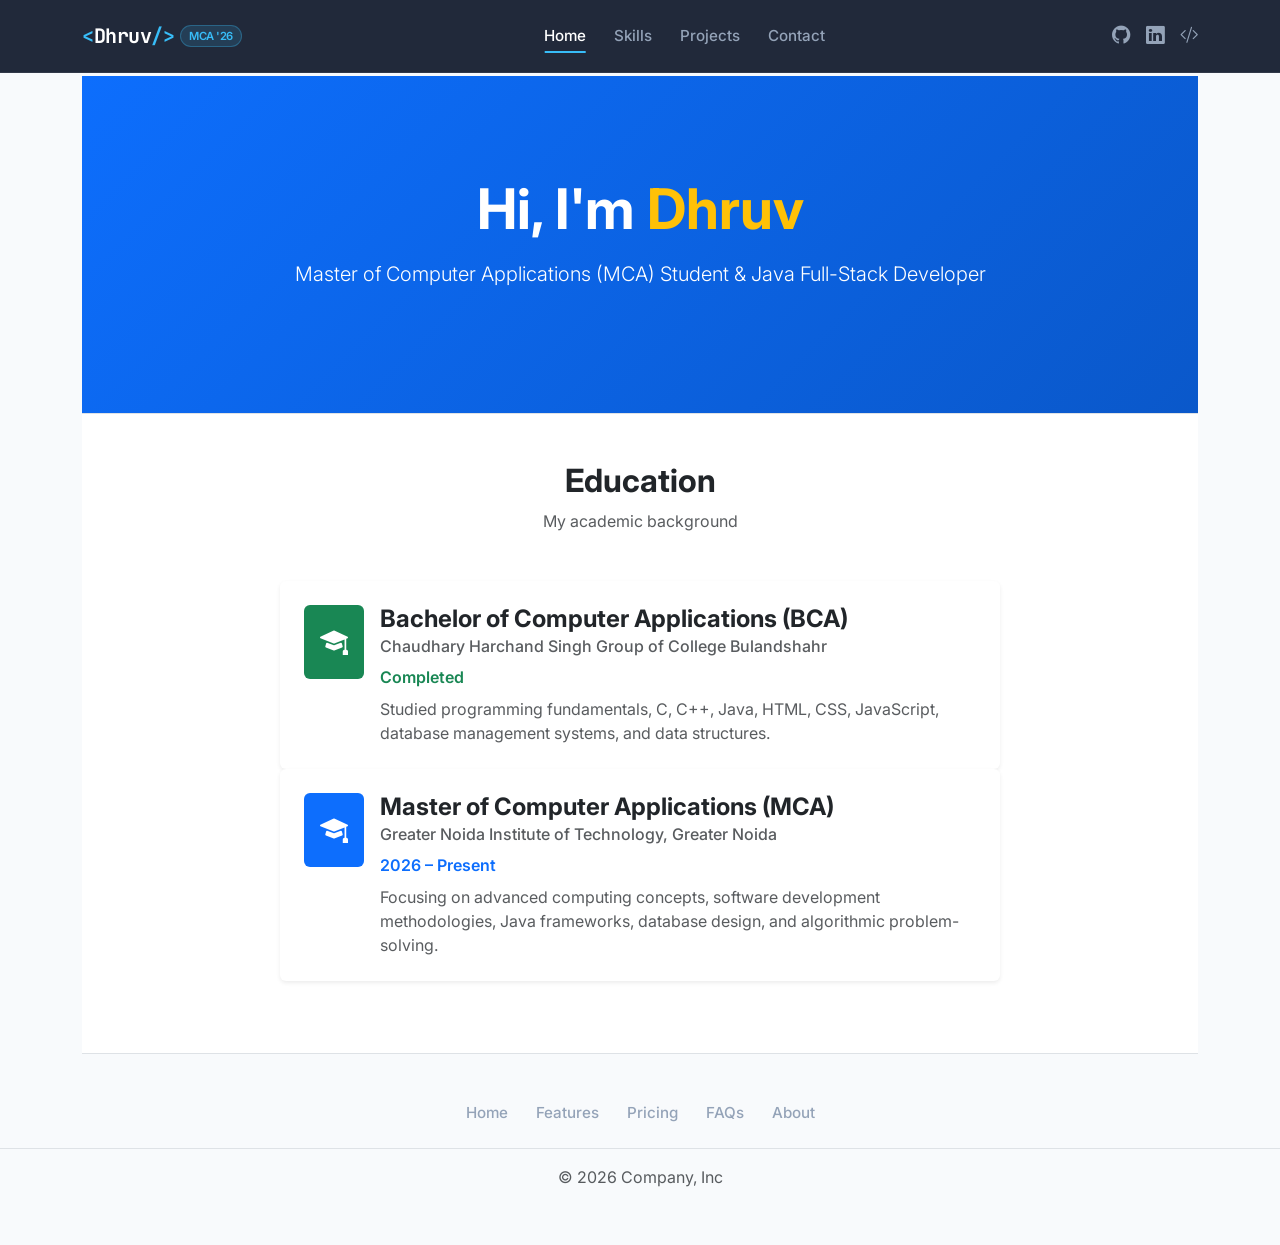
<file: index.html>
<!DOCTYPE html>
<html lang="en">
<head>
 <meta charset="UTF-8">
 <meta name="viewport" content="width=device-width, initial-scale=1.0">
 <title>Dhruv's Portfolio</title>

 <link href="https://cdn.jsdelivr.net/npm/bootstrap@5.3.3/dist/css/bootstrap.min.css" rel="stylesheet">
 <link href="https://cdn.jsdelivr.net/npm/bootstrap-icons@1.11.3/font/bootstrap-icons.min.css" rel="stylesheet">
 <link href="https://fonts.googleapis.com/css2?family=Inter:wght@400;500;600;700&family=JetBrains+Mono:wght@500;700&display=swap" rel="stylesheet">
<link rel="stylesheet" href="style.css">

</head>
<body>

  <nav class="navbar navbar-expand-lg navbar-dark fixed-top portfolio-navbar py-3">
   <div class="container">
      
  <a class="navbar-brand d-flex align-items-center" href="#">
   <span>&lt;</span>Dhruv<span>/&gt;</span> <span class="mca-badge">MCA '26</span> </a>

  <button class="navbar-toggler" type="button" data-bs-toggle="collapse" data-bs-target="#mcaNavbar" aria-controls="mcaNavbar" aria-expanded="false" aria-label="Toggle navigation">
  <span class="navbar-toggler-icon"></span> </button>

  <div class="collapse navbar-collapse" id="mcaNavbar">
   <ul class="navbar-nav mx-auto mb-2 mb-lg-0 text-center">
    <li class="nav-item"> <a class="nav-link active" aria-current="page" href="index.html">Home</a> </li>
          
    <li class="nav-item"> <a class="nav-link" href="skills.html">Skills</a> </li>
         
    <li class="nav-item"> <a class="nav-link" href="project.html">Projects</a> </li>
        
          
    <li class="nav-item"> <a class="nav-link" href="contact.html">Contact</a> </li>
  </ul>

  <div class="d-flex align-items-center justify-content-center gap-3 mt-3 mt-lg-0">
   <a href="https://github.com/informationcode" target="_blank" class="social-icon" title="GitHub"> <i class="bi bi-github"></i> </a>

   <a href="https://www.linkedin.com/in/dhruv-thakur-2524a5357/" target="_blank" class="social-icon" title="LinkedIn"> <i class="bi bi-linkedin"></i> </a>

   <a href="https://leetcode.com/u/rajputdhruv321/" target="_blank" class="social-icon" title="LeetCode Profile"> <i class="bi bi-code-slash"></i></a>
  </div> </div> </div>
</nav>

<div class="container">
      <!-- Hero Section -->
    <header id="home" class="hero-section text-center">
        <div class="container ">
      <h1 class="display-4 fw-bold mb-3">Hi, I'm <span class="text-warning">Dhruv</span></h1>
        <p class="lead mb-4">Master of Computer Applications (MCA) Student & Java Full-Stack Developer</p>
            
        </div>
    </header>

    
    <!-- Education Section -->
  
<!-- Education Section -->
<section id="education" class="py-5 bg-white border-top border-bottom">
    <div class="container">

        <div class="text-center mb-5">
            <h2 class="fw-bold">Education</h2>
            <p class="text-muted">My academic background</p>
        </div>

        <div class="row justify-content-center">
            <div class="col-lg-8">

                              <!-- BCA -->
                <div class="card shadow-sm border-0 p-4">
                    <div class="d-flex align-items-start">
                        <div class="flex-shrink-0 bg-success text-white p-3 rounded me-3">
                            <i class="bi bi-mortarboard-fill fs-3"></i>
                        </div>

                        <div>
                            <h4 class="fw-bold mb-1">
                                Bachelor of Computer Applications (BCA)
                            </h4>
                            <h6 class="text-muted mb-2">
                              Chaudhary Harchand Singh Group of College Bulandshahr
                            </h6>
                            <p class="text-success fw-semibold mb-2">
                                Completed
                            </p>
                            <p class="text-muted mb-0">
                                Studied programming fundamentals, C, C++,
                                Java, HTML, CSS, JavaScript, database
                                management systems, and data structures.
                            </p>
                        </div>
                    </div>
                </div>


                <!-- MCA -->
                <div class="card shadow-sm border-0 p-4 mb-4">
                    <div class="d-flex align-items-start">
                        <div class="flex-shrink-0 bg-primary text-white p-3 rounded me-3">
                            <i class="bi bi-mortarboard-fill fs-3"></i>
                        </div>

                        <div>
                            <h4 class="fw-bold mb-1">
                                Master of Computer Applications (MCA)
                            </h4>
                            <h6 class="text-muted mb-2">
                            Greater Noida Institute of Technology, Greater Noida
                            </h6>
                            <p class="text-primary fw-semibold mb-2">
                                2026 – Present
                            </p>
                            <p class="text-muted mb-0">
                                Focusing on advanced computing concepts,
                                software development methodologies, Java
                                frameworks, database design, and
                                algorithmic problem-solving.
                            </p>
                        </div>
                    </div>
                </div>


            </div>
        </div>
    </div>
</section>


</div>

<footer class="py-3 my-4"> <ul class="nav justify-content-center border-bottom pb-3 mb-3"> <li class="nav-item"><a href="#" class="nav-link px-2 text-body-secondary">Home</a></li> <li class="nav-item"><a href="#" class="nav-link px-2 text-body-secondary">Features</a></li> <li class="nav-item"><a href="#" class="nav-link px-2 text-body-secondary">Pricing</a></li> <li class="nav-item"><a href="#" class="nav-link px-2 text-body-secondary">FAQs</a></li> <li class="nav-item"><a href="#" class="nav-link px-2 text-body-secondary">About</a></li> </ul> <p class="text-center text-body-secondary">© 2026 Company, Inc</p> </footer>

 <script src="https://cdn.jsdelivr.net/npm/bootstrap@5.3.3/dist/js/bootstrap.bundle.min.js"></script>

</body>
</html>
</file>
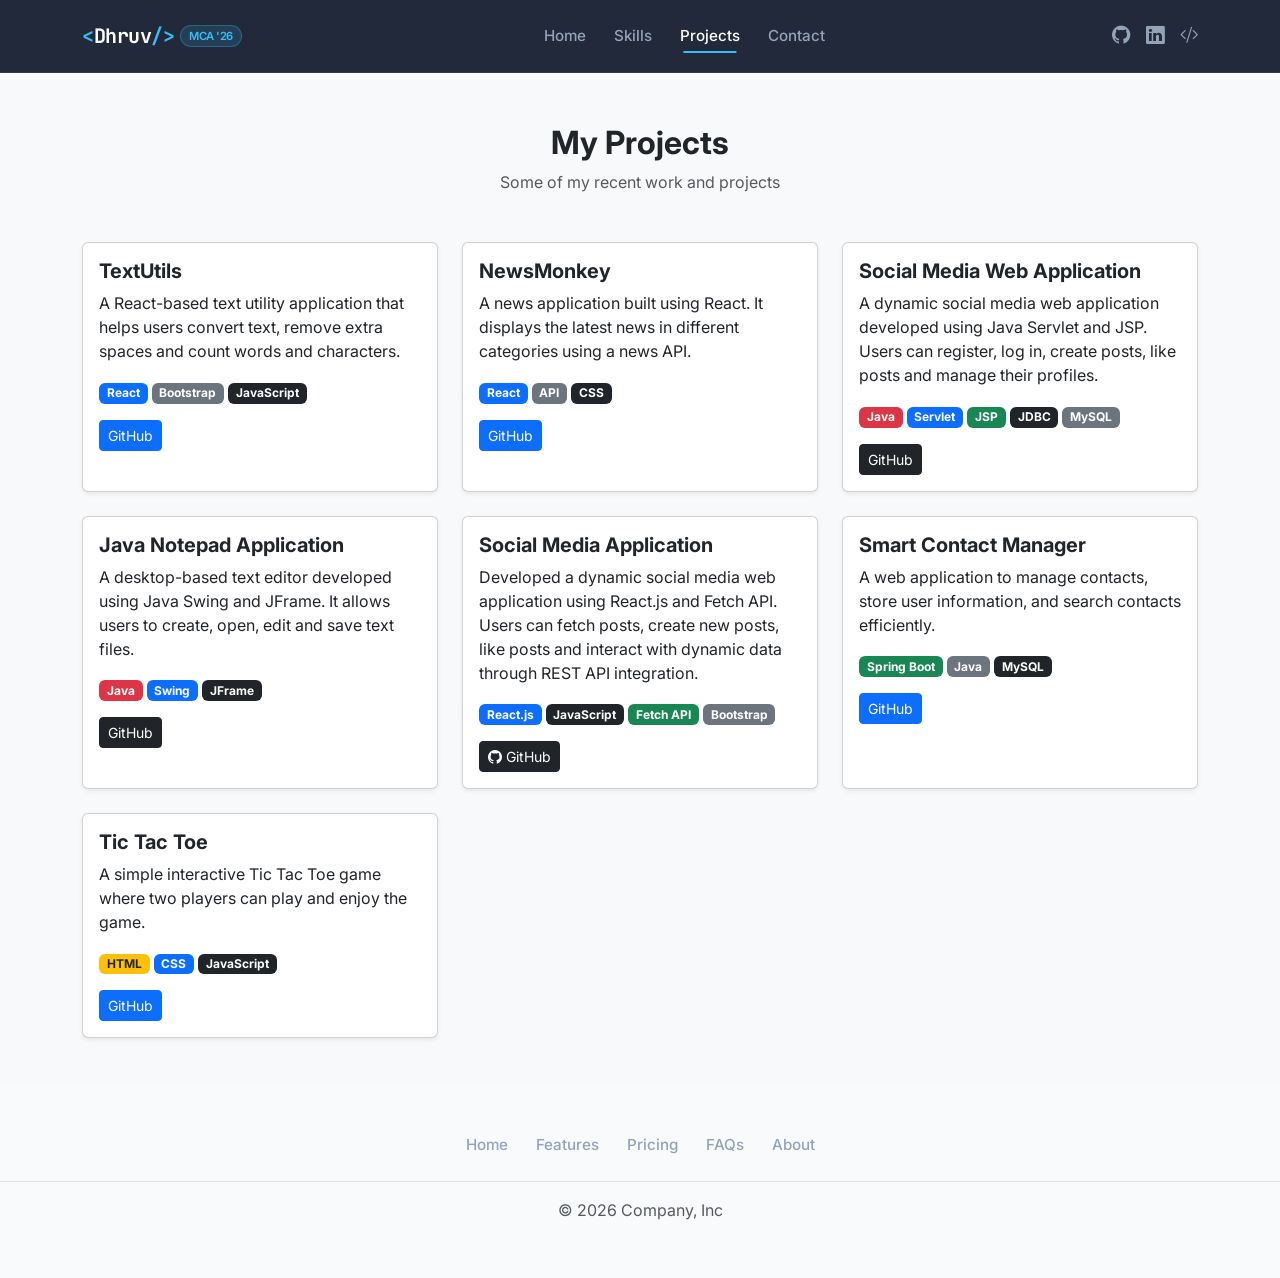
<file: project.html>
<!DOCTYPE html>
<html lang="en">
<head>
 <meta charset="UTF-8">
 <meta name="viewport" content="width=device-width, initial-scale=1.0">
 <title>Dhruv's Portfolio</title>

 <link href="https://cdn.jsdelivr.net/npm/bootstrap@5.3.3/dist/css/bootstrap.min.css" rel="stylesheet">
 <link href="https://cdn.jsdelivr.net/npm/bootstrap-icons@1.11.3/font/bootstrap-icons.min.css" rel="stylesheet">
 <link href="https://fonts.googleapis.com/css2?family=Inter:wght@400;500;600;700&family=JetBrains+Mono:wght@500;700&display=swap" rel="stylesheet">
<link rel="stylesheet" href="style.css">

</head>
<body>

  <nav class="navbar navbar-expand-lg navbar-dark fixed-top portfolio-navbar py-3">
   <div class="container">
      
  <a class="navbar-brand d-flex align-items-center" href="#">
   <span>&lt;</span>Dhruv<span>/&gt;</span> <span class="mca-badge">MCA '26</span> </a>

  <button class="navbar-toggler" type="button" data-bs-toggle="collapse" data-bs-target="#mcaNavbar" aria-controls="mcaNavbar" aria-expanded="false" aria-label="Toggle navigation">
  <span class="navbar-toggler-icon"></span> </button>

  <div class="collapse navbar-collapse" id="mcaNavbar">
   <ul class="navbar-nav mx-auto mb-2 mb-lg-0 text-center">
    <li class="nav-item"> <a class="nav-link" href="index.html">Home</a> </li>
          
    <li class="nav-item"> <a class="nav-link " href="skills.html">Skills</a> </li>
         
    <li class="nav-item"> <a class="nav-link active"  aria-current="page" href="project.html">Projects</a> </li>
          
    <li class="nav-item"> <a class="nav-link" href="contact.html">Contact</a> </li>
  </ul>

  <div class="d-flex align-items-center justify-content-center gap-3 mt-3 mt-lg-0">
   <a href="https://github.com/informationcode" target="_blank" class="social-icon" title="GitHub"> <i class="bi bi-github"></i> </a>

   <a href="https://www.linkedin.com/in/dhruv-thakur-2524a5357/" target="_blank" class="social-icon" title="LinkedIn"> <i class="bi bi-linkedin"></i> </a>

   <a href="https://leetcode.com/u/rajputdhruv321/" target="_blank" class="social-icon" title="LeetCode Profile"> <i class="bi bi-code-slash"></i></a>
  </div> </div> </div>
</nav>


<!-- Projects Section -->
<section id="projects" class="py-5 bg-light">
    <div class="container">

        <div class="text-center mb-5">
            <h2 class="fw-bold">My Projects</h2>
            <p class="text-muted">Some of my recent work and projects</p>
        </div>

        <div class="row g-4">


         <!-- Project 1 -->
            <div class="col-md-6 col-lg-4">
                <div class="card h-100 shadow-sm">
                    <div class="card-body">
                        <h5 class="card-title fw-bold">TextUtils</h5>
                        <p class="card-text">
                            A React-based text utility application
                            that helps users convert text, remove
                            extra spaces and count words and characters.
                        </p>
                        <span class="badge bg-primary">React</span>
                        <span class="badge bg-secondary">Bootstrap</span>
                        <span class="badge bg-dark">JavaScript</span>
                        <div class="mt-3">
                            <a href="https://github.com/informationcode/TextUtils-React" class="btn btn-primary btn-sm">
                                GitHub
                            </a>
                        </div>
                    </div>
                </div>
            </div>

            <!-- Project 2 -->
            <div class="col-md-6 col-lg-4">
                <div class="card h-100 shadow-sm">
                    <div class="card-body">
                        <h5 class="card-title fw-bold">NewsMonkey</h5>
                        <p class="card-text">
                            A news application built using React.
                            It displays the latest news in different
                            categories using a news API.
                        </p>
                        <span class="badge bg-primary">React</span>
                        <span class="badge bg-secondary">API</span>
                        <span class="badge bg-dark">CSS</span>
                        <div class="mt-3">
                            <a href="https://github.com/informationcode/NewsApp-React" class="btn btn-primary btn-sm">
                                GitHub
                            </a>
                        </div>
                    </div>
                </div>
            </div>

<div class="col-md-6 col-lg-4">
    <div class="card h-100 shadow-sm">
        <div class="card-body">

            <h5 class="card-title fw-bold">
                Social Media Web Application
            </h5>

            <p class="card-text">
                A dynamic social media web application
                developed using Java Servlet and JSP.
                Users can register, log in, create posts,
                like posts and manage their profiles.
            </p>

            <span class="badge bg-danger">Java</span>
            <span class="badge bg-primary">Servlet</span>
            <span class="badge bg-success">JSP</span>
            <span class="badge bg-dark">JDBC</span>
            <span class="badge bg-secondary">MySQL</span>

            <div class="mt-3">
                <a href="https://github.com/informationcode/socialMedia" class="btn btn-dark btn-sm">GitHub</a>
            </div>

        </div>
    </div>
</div>

<div class="col-md-6 col-lg-4">
    <div class="card h-100 shadow-sm">
        <div class="card-body">
            <h5 class="card-title fw-bold">
                Java Notepad Application
            </h5>

            

            <p class="card-text">
                A desktop-based text editor developed
                using Java Swing and JFrame. It allows
                users to create, open, edit and save
                text files.
            </p>

            <span class="badge bg-danger">Java</span>
            <span class="badge bg-primary">Swing</span>
            <span class="badge bg-dark">JFrame</span>

            <div class="mt-3">
                <a href="https://github.com/informationcode/NotePad" class="btn btn-dark btn-sm">
                    GitHub
                </a>
            </div>
        </div>
    </div>
</div>



<!-- Social Media Project -->
<div class="col-md-6 col-lg-4">
    <div class="card h-100 shadow-sm">
        <div class="card-body">

            <h5 class="card-title fw-bold">
                Social Media Application
            </h5>

            <p class="card-text">
                Developed a dynamic social media web application
                using React.js and Fetch API. Users can fetch
                posts, create new posts, like posts and interact
                with dynamic data through REST API integration.
            </p>

            <div class="mb-3">
                <span class="badge bg-primary">React.js</span>
                <span class="badge bg-dark">JavaScript</span>
                <span class="badge bg-success">Fetch API</span>
                <span class="badge bg-secondary">Bootstrap</span>
               </div>

            <a href="https://github.com/yourusername/social-media"
               target="_blank"
               class="btn btn-dark btn-sm">
                <i class="bi bi-github"></i> GitHub
            </a>

     </div>
    </div>
</div>


            <!-- Project 3 -->
            <div class="col-md-6 col-lg-4">
                <div class="card h-100 shadow-sm">
                    <div class="card-body">
                        <h5 class="card-title fw-bold">
                            Smart Contact Manager
                        </h5>
                        <p class="card-text">
                            A web application to manage contacts,
                            store user information, and search
                            contacts efficiently.
                        </p>
                        <span class="badge bg-success">Spring Boot</span>
                        <span class="badge bg-secondary">Java</span>
                        <span class="badge bg-dark">MySQL</span>
                        <div class="mt-3">
                            <a href="#" class="btn btn-primary btn-sm">
                                GitHub
                            </a>
                        </div>
                    </div>
                </div>
            </div>

            <!-- Project 4 -->
            <div class="col-md-6 col-lg-4">
                <div class="card h-100 shadow-sm">
                    <div class="card-body">
                        <h5 class="card-title fw-bold">Tic Tac Toe</h5>
                        <p class="card-text">
                            A simple interactive Tic Tac Toe game
                            where two players can play and enjoy
                            the game.
                        </p>
                        <span class="badge bg-warning text-dark">HTML</span>
                        <span class="badge bg-primary">CSS</span>
                        <span class="badge bg-dark">JavaScript</span>
                        <div class="mt-3">
                            <a href="https://github.com/informationcode/ticTaoToe" class="btn btn-primary btn-sm">
                                GitHub
                            </a>
                        </div>
                    </div>
                </div>
            </div>

        </div>
    </div>
</section>

<footer class="py-3 my-4"> <ul class="nav justify-content-center border-bottom pb-3 mb-3"> <li class="nav-item"><a href="#" class="nav-link px-2 text-body-secondary">Home</a></li> <li class="nav-item"><a href="#" class="nav-link px-2 text-body-secondary">Features</a></li> <li class="nav-item"><a href="#" class="nav-link px-2 text-body-secondary">Pricing</a></li> <li class="nav-item"><a href="#" class="nav-link px-2 text-body-secondary">FAQs</a></li> <li class="nav-item"><a href="#" class="nav-link px-2 text-body-secondary">About</a></li> </ul> <p class="text-center text-body-secondary">© 2026 Company, Inc</p> </footer>

 <script src="https://cdn.jsdelivr.net/npm/bootstrap@5.3.3/dist/js/bootstrap.bundle.min.js"></script>

</body>
</html>
</file>
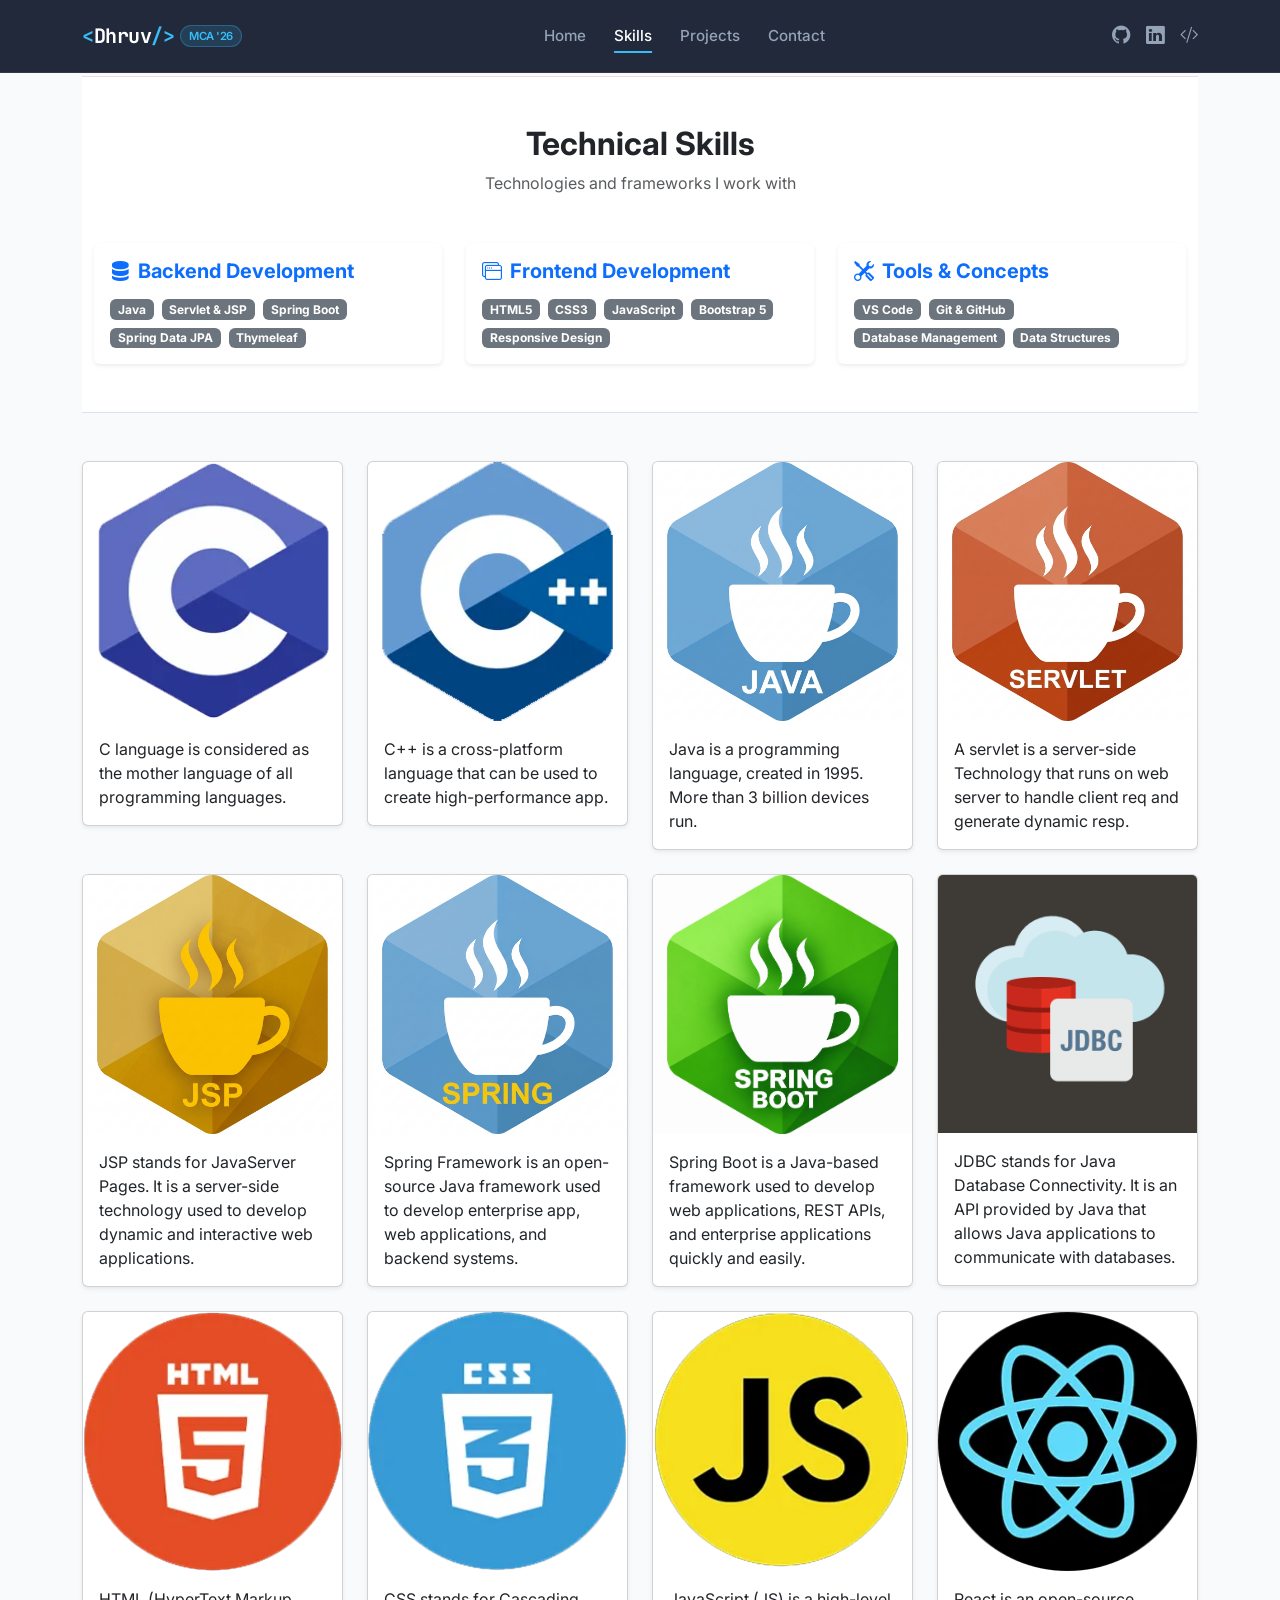
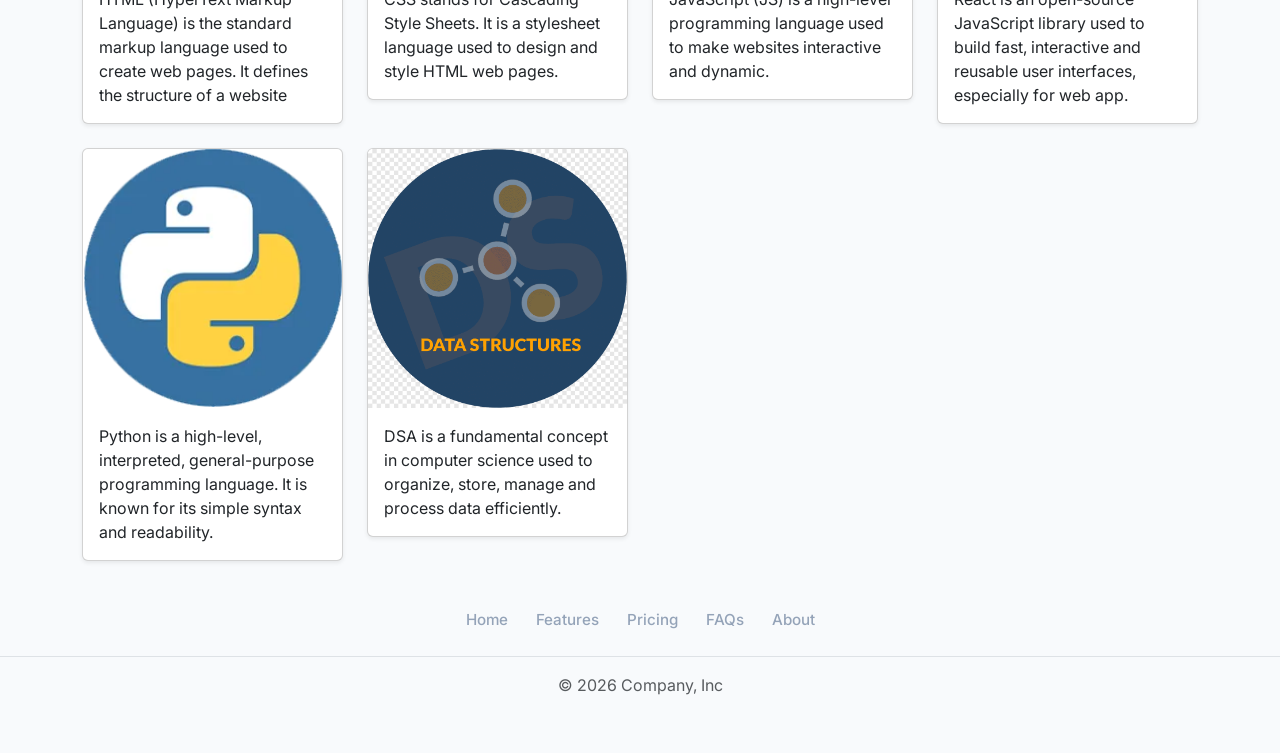
<file: skills.html>
<!DOCTYPE html>
<html lang="en">
<head>
 <meta charset="UTF-8">
 <meta name="viewport" content="width=device-width, initial-scale=1.0">
 <title>Dhruv's Portfolio</title>

 <link href="https://cdn.jsdelivr.net/npm/bootstrap@5.3.3/dist/css/bootstrap.min.css" rel="stylesheet">
 <link href="https://cdn.jsdelivr.net/npm/bootstrap-icons@1.11.3/font/bootstrap-icons.min.css" rel="stylesheet">
 <link href="https://fonts.googleapis.com/css2?family=Inter:wght@400;500;600;700&family=JetBrains+Mono:wght@500;700&display=swap" rel="stylesheet">
 <link rel="stylesheet" href="style.css">

</head>
<body>

 <nav class="navbar navbar-expand-lg navbar-dark fixed-top portfolio-navbar py-3">
  <div class="container">
      
  <a class="navbar-brand d-flex align-items-center" href="#">
   <span>&lt;</span>Dhruv<span>/&gt;</span> <span class="mca-badge">MCA '26</span> </a>

  <button class="navbar-toggler" type="button" data-bs-toggle="collapse" data-bs-target="#mcaNavbar" aria-controls="mcaNavbar" aria-expanded="false" aria-label="Toggle navigation">
  <span class="navbar-toggler-icon"></span> </button>

  <div class="collapse navbar-collapse" id="mcaNavbar">
  <ul class="navbar-nav mx-auto mb-2 mb-lg-0 text-center">
   
   <li class="nav-item"> <a class="nav-link "  href="index.html">Home</a> </li>

   <li class="nav-item"> <a class="nav-link active" aria-current="page" href="skills.html">Skills</a> </li>

   <li class="nav-item"> <a class="nav-link" href="project.html">Projects</a> </li>

   <li class="nav-item"> <a class="nav-link" href="contact.html">Contact</a> </li> 
 </ul>

  <div class="d-flex align-items-center justify-content-center gap-3 mt-3 mt-lg-0">
   <a href="https://github.com/informationcode" target="_blank" class="social-icon" title="GitHub"> <i class="bi bi-github"></i> </a>

   <a href="https://www.linkedin.com/in/dhruv-thakur-2524a5357/" target="_blank" class="social-icon" title="LinkedIn"> <i class="bi bi-linkedin"></i></a>
  
   <a href="https://leetcode.com/u/rajputdhruv321/" target="_blank" class="social-icon" title="LeetCode Profile"><i class="bi bi-code-slash"></i></a>
  </div> </div> </div>
 </nav>

<div class="container">

  <!-- Skills Section -->
    <section id="skills" class="py-5 bg-white border-top border-bottom">
        <div class="container">
            <div class="text-center mb-5">
                <h2 class="fw-bold">Technical Skills</h2>
                <p class="text-muted">Technologies and frameworks I work with</p>
            </div>
            <div class="row g-4">
                <div class="col-md-4">
                    <div class="card h-100 shadow-sm border-0">
                        <div class="card-body">
                            <h5 class="card-title fw-bold text-primary mb-3"><i class="bi bi-server me-2"></i>Backend Development</h5>
                            <div class="d-flex flex-wrap gap-2">
                                <span class="badge bg-secondary skill-badge">Java</span>
                                <span class="badge bg-secondary skill-badge">Servlet & JSP</span>
                                <span class="badge bg-secondary skill-badge">Spring Boot</span>
                                <span class="badge bg-secondary skill-badge">Spring Data JPA</span>
                                <span class="badge bg-secondary skill-badge">Thymeleaf</span>
                            </div>
                        </div>
                    </div>
                </div>
                <div class="col-md-4">
                    <div class="card h-100 shadow-sm border-0">
                        <div class="card-body">
                            <h5 class="card-title fw-bold text-primary mb-3"><i class="bi bi-window-stack me-2"></i>Frontend Development</h5>
                            <div class="d-flex flex-wrap gap-2">
                                <span class="badge bg-secondary skill-badge">HTML5</span>
                                <span class="badge bg-secondary skill-badge">CSS3</span>
                                <span class="badge bg-secondary skill-badge">JavaScript</span>
                                <span class="badge bg-secondary skill-badge">Bootstrap 5</span>
                                <span class="badge bg-secondary skill-badge">Responsive Design</span>
                            </div>
                        </div>
                    </div>
                </div>
                <div class="col-md-4">
                    <div class="card h-100 shadow-sm border-0">
                        <div class="card-body">
                            <h5 class="card-title fw-bold text-primary mb-3"><i class="bi bi-tools me-2"></i>Tools & Concepts</h5>
                            <div class="d-flex flex-wrap gap-2">
                                <span class="badge bg-secondary skill-badge">VS Code</span>
                                <span class="badge bg-secondary skill-badge">Git & GitHub</span>
                                <span class="badge bg-secondary skill-badge">Database Management</span>
                                <span class="badge bg-secondary skill-badge">Data Structures</span>
                              </div>
                        </div>
                    </div>
                </div>
            </div>
        </div>
    </section>

 <div class="row row-cols-1 row-cols-sm-2 row-cols-md-4 g-4 mt-4">
 
  <div class="col">
   <div class="card shadow-sm">
   <img src="images/c.webp" class="card-img-top" alt="Placeholder Image">
   
  <div class="card-body">
   <p class="card-text">C language is considered as the mother language of all programming languages.</p>
  </div> </div> </div>

 <div class="col">
  <div class="card shadow-sm">
   <img src="images/cpp.webp" class="card-img-top" alt="Placeholder Image">
 
  <div class="card-body">
<p class="card-text">C++ is a cross-platform language that can be used to create high-performance app.</p>
 </div> </div> </div>

 <div class="col">
  <div class="card shadow-sm">
   <img src="images/java.png" class="card-img-top" alt="Placeholder Image">
  
  <div class="card-body">
<p class="card-text">Java is a programming language, created in 1995. More than 3 billion devices run.</p>
  </div> </div> </div>
 
 <div class="col">
  <div class="card shadow-sm"> 
   <img src="images/servlet.png" class="card-img-top" alt="Placeholder Image"> 
  
  <div class="card-body">
   <p class="card-text">A servlet is a server-side Technology that runs on web server to handle client req and generate dynamic resp.</p>
  </div> </div> </div>

 <div class="col">
  <div class="card shadow-sm">
   <img src="images/jsp.png" class="card-img-top" alt="Placeholder Image">
 
  <div class="card-body">
   <p class="card-text">JSP stands for JavaServer Pages. It is a server-side technology used to develop dynamic and interactive web applications.</p>
 </div> </div> </div>

 <div class="col">
  <div class="card shadow-sm"> 
   <img src="images/spring.png" class="card-img-top" alt="Placeholder Image">
   
  <div class="card-body">
   <p class="card-text">Spring Framework is an open-source Java framework used to develop enterprise app, web applications, and backend systems.</p>
  </div> </div> </div>

 <div class="col">
  <div class="card shadow-sm">
  <img src="images/springboot.png" class="card-img-top" alt="Placeholder Image">

  <div class="card-body">
   <p class="card-text">Spring Boot is a Java-based framework used to develop web applications, REST APIs, and enterprise applications quickly and easily.</p>
  </div> </div> </div>


 <div class="col">
  <div class="card shadow-sm">
    <img src="images/jdbc.png" class="card-img-top" alt="Placeholder Image">

    <div class="card-body">
    <p class="card-text">JDBC stands for Java Database Connectivity. It is an API provided by Java that allows Java applications to communicate with databases.</p>
   </div> </div> </div>

  <div class="col">
  <div class="card shadow-sm">
   <img src="images/html.webp" class="card-img-top" alt="Placeholder Image"> 

    <div class="card-body">
    <p class="card-text">HTML (HyperText Markup Language) is the standard markup language used to create web pages. It defines the structure of a website</p>
   </div> </div> </div>

<div class="col">
  <div class="card shadow-sm">
   <img src="images/css.webp" class="card-img-top" alt="Placeholder Image"> 

    <div class="card-body">
    <p class="card-text">CSS stands for Cascading Style Sheets. It is a stylesheet language used to design and style HTML web pages.</p>
   </div> </div> </div>

<div class="col">
  <div class="card shadow-sm">
   <img src="images/js.webp" class="card-img-top" alt="Placeholder Image"> 

    <div class="card-body">
    <p class="card-text">JavaScript (JS) is a high-level programming language used to make websites interactive and dynamic.</p>
   </div> </div> </div>

<div class="col">
  <div class="card shadow-sm">
   <img src="images/reactjs.webp" class="card-img-top" alt="Placeholder Image"> 

    <div class="card-body">
    <p class="card-text">React is an open-source JavaScript library used to build fast, interactive and reusable user interfaces, especially for web app.</p>
   </div> </div> </div>

  <div class="col">
  <div class="card shadow-sm">
   <img src="images/python.webp" class="card-img-top" alt="Placeholder Image"> 

    <div class="card-body">
    <p class="card-text">Python is a high-level, interpreted, general-purpose programming language. It is known for its simple syntax and readability.</p>
   </div> </div> </div>

   <div class="col">
  <div class="card shadow-sm">
   <img src="images/dsa.png" class="card-img-top" alt="Placeholder Image"> 

    <div class="card-body">
    <p class="card-text">DSA is a fundamental concept in computer science used to organize, store, manage and process data efficiently.</p>
   </div> </div> </div>
</div>
</div>

<footer class="py-3 my-4"> <ul class="nav justify-content-center border-bottom pb-3 mb-3"> <li class="nav-item"><a href="#" class="nav-link px-2 text-body-secondary">Home</a></li> <li class="nav-item"><a href="#" class="nav-link px-2 text-body-secondary">Features</a></li> <li class="nav-item"><a href="#" class="nav-link px-2 text-body-secondary">Pricing</a></li> <li class="nav-item"><a href="#" class="nav-link px-2 text-body-secondary">FAQs</a></li> <li class="nav-item"><a href="#" class="nav-link px-2 text-body-secondary">About</a></li> </ul> <p class="text-center text-body-secondary">© 2026 Company, Inc</p> </footer>

<script src="https://cdn.jsdelivr.net/npm/bootstrap@5.3.3/dist/js/bootstrap.bundle.min.js"></script>

</body>
</html>
</file>
<file: style.css>
:root {
 --bg-dark: #0f172a;
 --accent-color: #38bdf8; /* Sky blue accent */
 --text-muted: #94a3b8; }
 
body {
 font-family: 'Inter', sans-serif;
 background-color: #f8fafc;
 padding-top: 76px; }

.portfolio-navbar {
 background-color: rgba(15, 23, 42, 0.92);
 backdrop-filter: blur(10px);
 -webkit-backdrop-filter: blur(10px);
 border-bottom: 1px solid rgba(255, 255, 255, 0.08);
 transition: all 0.3s ease; }

 .navbar-brand {
      font-family: 'JetBrains Mono', monospace;
      font-weight: 700;
      font-size: 1.25rem;
      color: #ffffff !important;
      letter-spacing: -0.5px;
    }

    .navbar-brand span {
      color: var(--accent-color);
    }

    .mca-badge {
      font-family: 'Inter', sans-serif;
      font-size: 0.7rem;
      font-weight: 600;
      background: rgba(56, 189, 248, 0.15);
      color: var(--accent-color);
      border: 1px solid rgba(56, 189, 248, 0.3);
      padding: 2px 8px;
      border-radius: 50px;
      vertical-align: middle;
      margin-left: 6px;
    }

    .nav-link {
      color: var(--text-muted) !important;
      font-weight: 500;
      font-size: 0.95rem;
      margin: 0 6px;
      position: relative;
      transition: color 0.3s ease;
    }

    .nav-link:hover,
    .nav-link.active {
      color: #ffffff !important;
    }

    .nav-link::after {
      content: '';
      position: absolute;
      width: 0;
      height: 2px;
      bottom: 2px;
      left: 50%;
      background-color: var(--accent-color);
      transition: all 0.3s ease;
      transform: translateX(-50%);
    }

    .nav-link:hover::after,
    .nav-link.active::after {
      width: 70%;
    }

    .social-icon {
      color: var(--text-muted);
      font-size: 1.15rem;
      transition: color 0.2s ease, transform 0.2s ease;
    }

    .social-icon:hover {
      color: var(--accent-color);
      transform: translateY(-2px);
    }

    .btn-resume {
      background-color: var(--accent-color);
      color: #0f172a;
      font-weight: 600;
      font-size: 0.9rem;
      border-radius: 6px;
      padding: 7px 16px;
      border: none;
      transition: all 0.25s ease;
    }

    .btn-resume:hover {
      background-color: #7dd3fc;
      color: #0f172a;
      transform: translateY(-1px);
      box-shadow: 0 4px 12px rgba(56, 189, 248, 0.3);
    }

    .navbar-toggler {
      border-color: rgba(255, 255, 255, 0.15);
    }
    .navbar-toggler:focus {
      box-shadow: 0 0 0 0.2rem rgba(56, 189, 248, 0.25);
    }

    .hero-section {
            background: linear-gradient(135deg, #0d6efd 0%, #0a58ca 100%);
            color: white;
            padding: 100px 0;
        }
</file>
